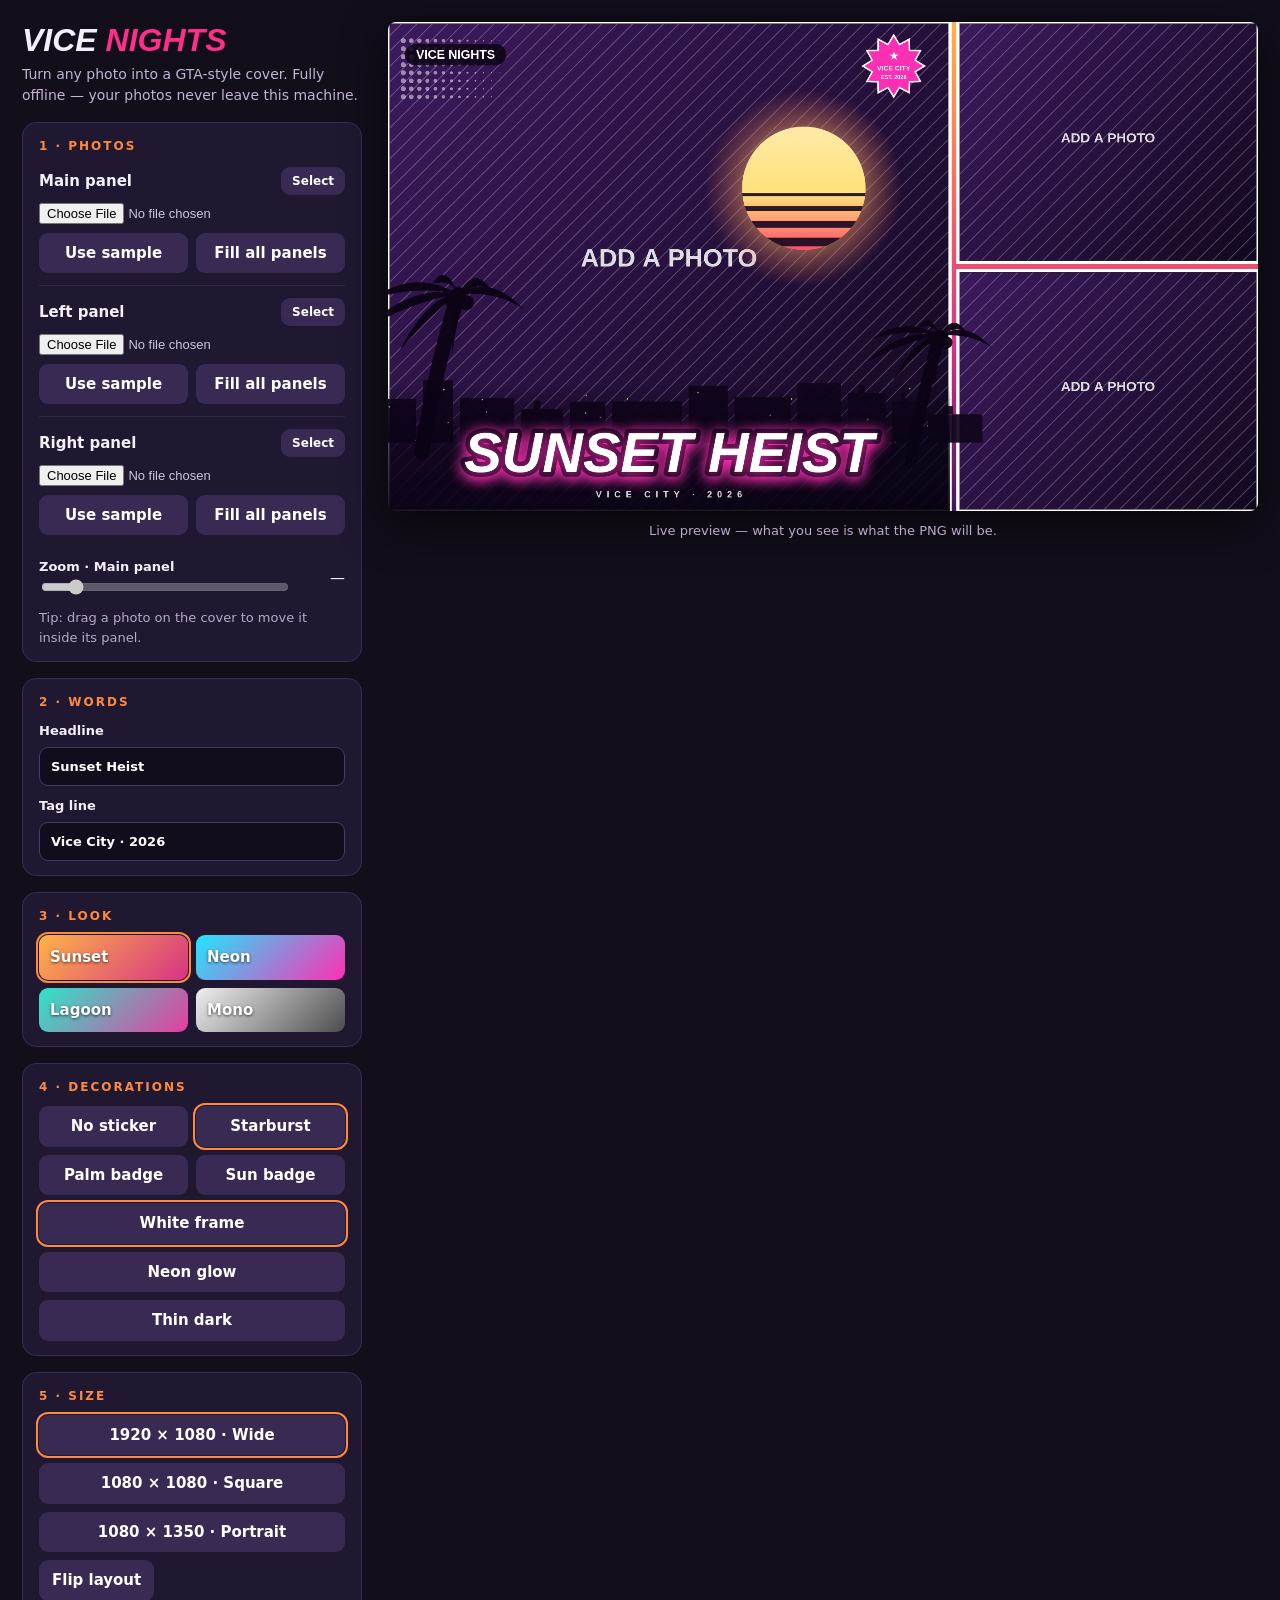
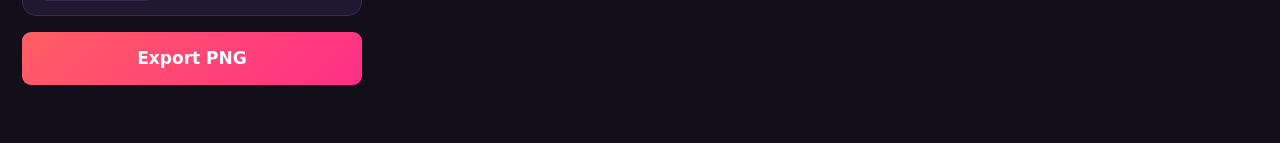
<file: app/index.html>
<!doctype html>
<html lang="en">
<head>
<meta charset="utf-8">
<meta name="viewport" content="width=device-width, initial-scale=1">
<title>Vice Nights — GTA-style cover maker</title>
<link rel="stylesheet" href="./theme.css">
</head>
<body>
<div class="shell">
  <div class="panel">
    <h1 class="brand">VICE <b>NIGHTS</b></h1>
    <p class="lede">Turn any photo into a GTA-style cover. Fully offline — your photos never leave this machine.</p>

    <section class="card" aria-label="Photos">
      <h2>1 · Photos</h2>
      <div class="photocard">
        <header><span>Main panel</span><button id="choose-main" type="button">Select</button></header>
        <input id="file-main" type="file" accept="image/*">
        <div class="actions"><button id="sample-main" type="button">Use sample</button><button id="fill-main" type="button">Fill all panels</button></div>
      </div>
      <div class="photocard">
        <header><span>Left panel</span><button id="choose-left" type="button">Select</button></header>
        <input id="file-left" type="file" accept="image/*">
        <div class="actions"><button id="sample-left" type="button">Use sample</button><button id="fill-left" type="button">Fill all panels</button></div>
      </div>
      <div class="photocard">
        <header><span>Right panel</span><button id="choose-right" type="button">Select</button></header>
        <input id="file-right" type="file" accept="image/*">
        <div class="actions"><button id="sample-right" type="button">Use sample</button><button id="fill-right" type="button">Fill all panels</button></div>
      </div>
      <div class="zoomline">
        <label>Zoom · <span id="zoom-panel">Main panel</span>
          <input id="zoom" type="range" min="0.8" max="2.5" step="0.05" value="1">
        </label>
        <output id="zoom-out">100%</output>
      </div>
      <p class="hint">Tip: drag a photo on the cover to move it inside its panel.</p>
    </section>

    <section class="card" aria-label="Words">
      <h2>2 · Words</h2>
      <label class="field">Headline <input id="headline" type="text" maxlength="48" value="Sunset Heist"></label>
      <label class="field">Tag line <input id="tagline" type="text" maxlength="60" value="Vice City · 2026"></label>
    </section>

    <section class="card" aria-label="Look">
      <h2>3 · Look</h2>
      <div id="looks" class="choices"></div>
    </section>

    <section class="card" aria-label="Decorations">
      <h2>4 · Decorations</h2>
      <div id="stickers" class="choices"></div>
      <div id="frames" class="choices wide" style="margin-top:8px"></div>
    </section>

    <section class="card" aria-label="Size">
      <h2>5 · Size</h2>
      <div id="sizes" class="choices wide"></div>
      <div style="margin-top:8px"><button id="flip" type="button">Flip layout</button></div>
    </section>

    <button id="save" class="save" type="button">Export PNG</button>
    <p id="note" class="note" role="status"></p>
  </div>

  <div class="view">
    <canvas id="poster" width="1920" height="1080" aria-label="The cover preview"></canvas>
    <p>Live preview — what you see is what the PNG will be.</p>
  </div>
</div>
<script type="module" src="./src/app.js"></script>
</body>
</html>
</file>
<file: app/theme.css>
/* Vice Nights editor chrome: dark violet shell, neon accents, system fonts only. */
* { box-sizing: border-box; }
html, body { margin: 0; min-height: 100%; }
body {
  background: #120e1a;
  color: #f4eff8;
  font: 15px/1.5 system-ui, -apple-system, "Segoe UI", sans-serif;
}
.shell {
  display: grid;
  grid-template-columns: 340px minmax(0, 1fr);
  gap: 26px;
  max-width: 1560px;
  margin: 0 auto;
  padding: 22px;
}
.panel {
  display: flex;
  flex-direction: column;
  gap: 16px;
  min-width: 0;
}
.brand { margin: 2px 0 0; font: 900 32px/1 "Arial Black", "Helvetica Neue", sans-serif; font-style: italic; }
.brand b { color: #ff2e88; font-weight: 900; }
.lede { margin: -8px 0 0; color: #c3b3d6; font-size: 14px; }
.card {
  background: #1f1830;
  border: 1px solid #3a2b55;
  border-radius: 14px;
  padding: 14px 16px;
}
.card > h2 {
  margin: 0 0 10px;
  color: #ff8a3d;
  font-size: 12px;
  font-weight: 800;
  letter-spacing: 2px;
  text-transform: uppercase;
}
.photocard { padding: 12px 0; border-top: 1px solid #33264a; }
.photocard:first-of-type { border-top: 0; padding-top: 2px; }
.photocard header { display: flex; align-items: center; justify-content: space-between; font-weight: 700; }
.photocard header button { padding: 5px 11px; font-size: 12px; }
.photocard input[type="file"] { width: 100%; margin-top: 8px; color: #cfc4de; font-size: 13px; }
.photocard .actions { display: flex; gap: 8px; margin-top: 8px; }
.photocard .actions button { flex: 1; }
button {
  appearance: none;
  border: 0;
  border-radius: 9px;
  padding: 9px 13px;
  background: #382a52;
  color: #fff;
  font: inherit;
  font-weight: 700;
  cursor: pointer;
}
button:hover { background: #4a3868; }
button.active { outline: 2px solid #ff8a3d; outline-offset: 1px; }
button.save {
  padding: 14px;
  background: linear-gradient(135deg, #ff5e62, #ff2e88);
  font-size: 17px;
}
button.save:hover { filter: brightness(1.12); }
.field { display: flex; flex-direction: column; gap: 6px; margin-top: 10px; font-size: 13px; font-weight: 600; }
.field:first-of-type { margin-top: 0; }
.field input[type="text"] {
  padding: 9px 11px;
  border: 1px solid #4a3868;
  border-radius: 9px;
  background: #120c1c;
  color: #fff;
  font: inherit;
}
.choices { display: grid; grid-template-columns: 1fr 1fr; gap: 8px; }
.choices.wide { grid-template-columns: 1fr; }
.swatch { padding: 11px; text-align: left; text-shadow: 0 1px 3px rgba(0, 0, 0, 0.65); }
.zoomline { display: flex; align-items: center; gap: 12px; margin-top: 10px; }
.zoomline label { flex: 1; font-size: 13px; font-weight: 600; }
.zoomline output { min-width: 46px; text-align: right; font-variant-numeric: tabular-nums; }
input[type="range"] { width: 100%; accent-color: #ff2e88; }
.hint { margin: 8px 0 0; color: #b9a8cc; font-size: 13px; }
.note { margin: 0; min-height: 20px; color: #b9a8cc; font-size: 13px; }
.view { display: flex; flex-direction: column; align-items: center; gap: 10px; min-width: 0; }
.view p { margin: 0; color: #b9a8cc; font-size: 13px; text-align: center; }
#poster {
  width: 100%;
  max-width: 1080px;
  height: auto;
  background: #0d0817;
  border-radius: 8px;
  box-shadow: 0 14px 44px rgba(0, 0, 0, 0.55);
  cursor: grab;
  touch-action: none;
}
#poster:active { cursor: grabbing; }
body.shot-cover { background: #0d0817; }
body.shot-cover .panel, body.shot-cover .view p { display: none; }
body.shot-cover .shell { display: block; max-width: none; padding: 0; }
body.shot-cover .view { display: block; }
body.shot-cover #poster { width: 100vw; height: 100vh; max-width: none; border-radius: 0; box-shadow: none; object-fit: contain; }
@media (max-width: 920px) { .shell { grid-template-columns: 1fr; } }
</file>
